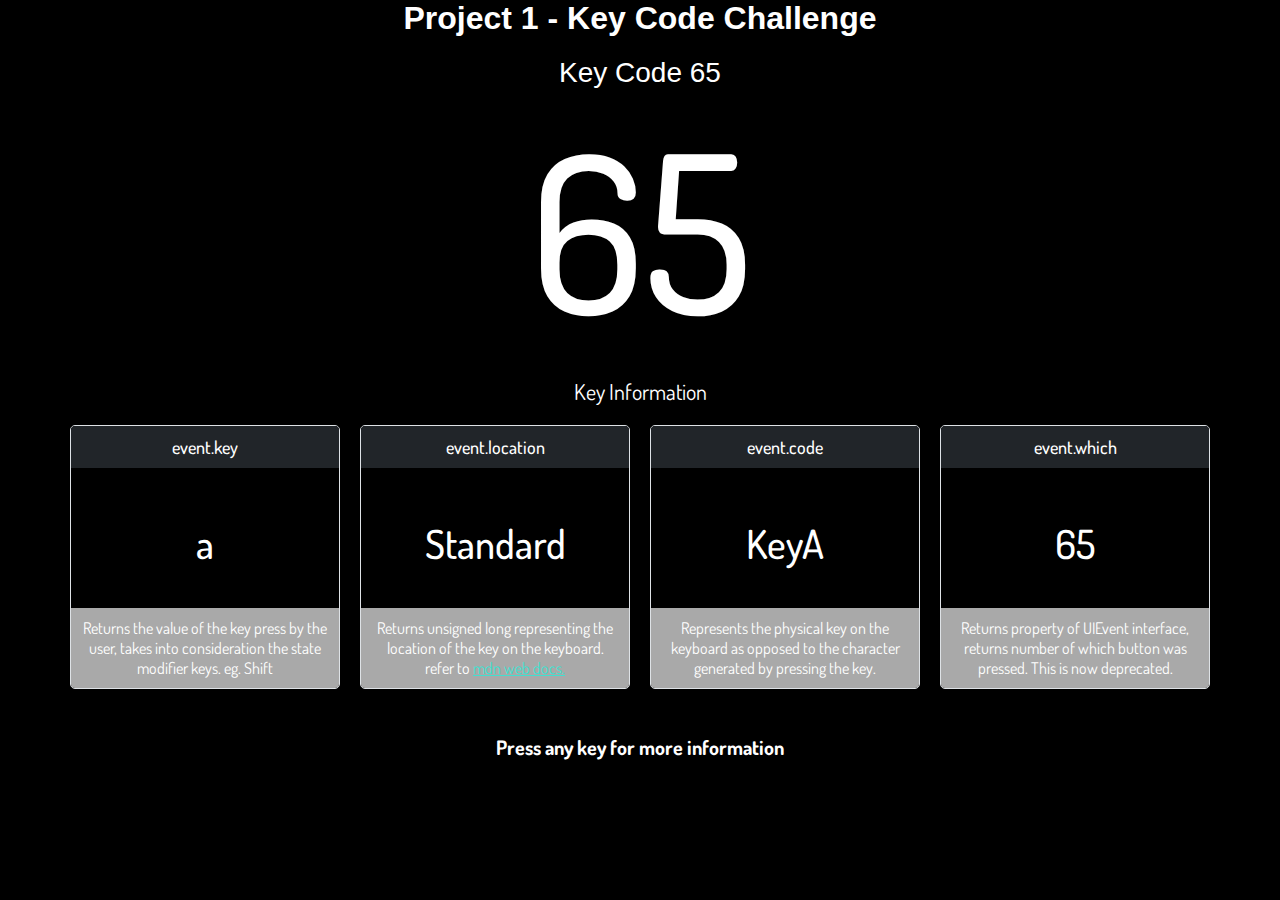
<file: Project_1_JSDOM_Key_Code_Challenge/index.html>
<!DOCTYPE html>
<html lang="en">
    <head>
        <meta charset="UTF-8" />
        <meta name="viewport" content="width=device-width, initial-scale=1.0" />
        <title>Keycode Project</title>
        <link rel="stylesheet" href="styles.css" />
    </head>
    <body>
        <h1>Project 1 - Key Code Challenge</h1>
        <main>
            <h1 class="code-h1">Key Code 65</h1>
            <h2 class="code-h2">65</h2>
            <h3>Key Information</h3>

            <div class="input-container">
                <input type="text" class="mobileInput" placeholder="Enter Key Here On Mobile Devices" />
            </div>

            <div class="info-grid">
                <div class="grid-item">
                    <h4 class="grid-item-title">event.key</h4>
                    <div class="grid-item-key event-key">a</div>
                    <p>
                        Returns the value of the key press by the user, takes into consideration the state modifier
                        keys. eg. Shift
                    </p>
                </div>
                <div class="grid-item">
                    <h4 class="grid-item-title">event.location</h4>
                    <div class="grid-item-key event-location">Standard</div>
                    <p>
                        Returns unsigned long representing the location of the key on the keyboard. refer to
                        <a
                            href="https://developer.mozilla.org/en-US/docs/Web/API/KeyboardEvent/location"
                            target="_blank"
                            >mdn web docs.</a
                        >
                    </p>
                </div>
                <div class="grid-item">
                    <h4 class="grid-item-title">event.code</h4>
                    <div class="grid-item-key event-code">KeyA</div>
                    <p>
                        Represents the physical key on the keyboard as opposed to the character generated by pressing
                        the key.
                    </p>
                </div>
                <div class="grid-item">
                    <h4 class="grid-item-title">event.which</h4>
                    <div class="grid-item-key event-which">65</div>
                    <p>
                        Returns property of UIEvent interface, returns number of which button was pressed. This is now
                        deprecated.
                    </p>
                </div>
            </div>

            <h4 class="press-key">Press any key for more information</h4>
        </main>
        <script src="script.js"></script>
    </body>
</html>
</file>
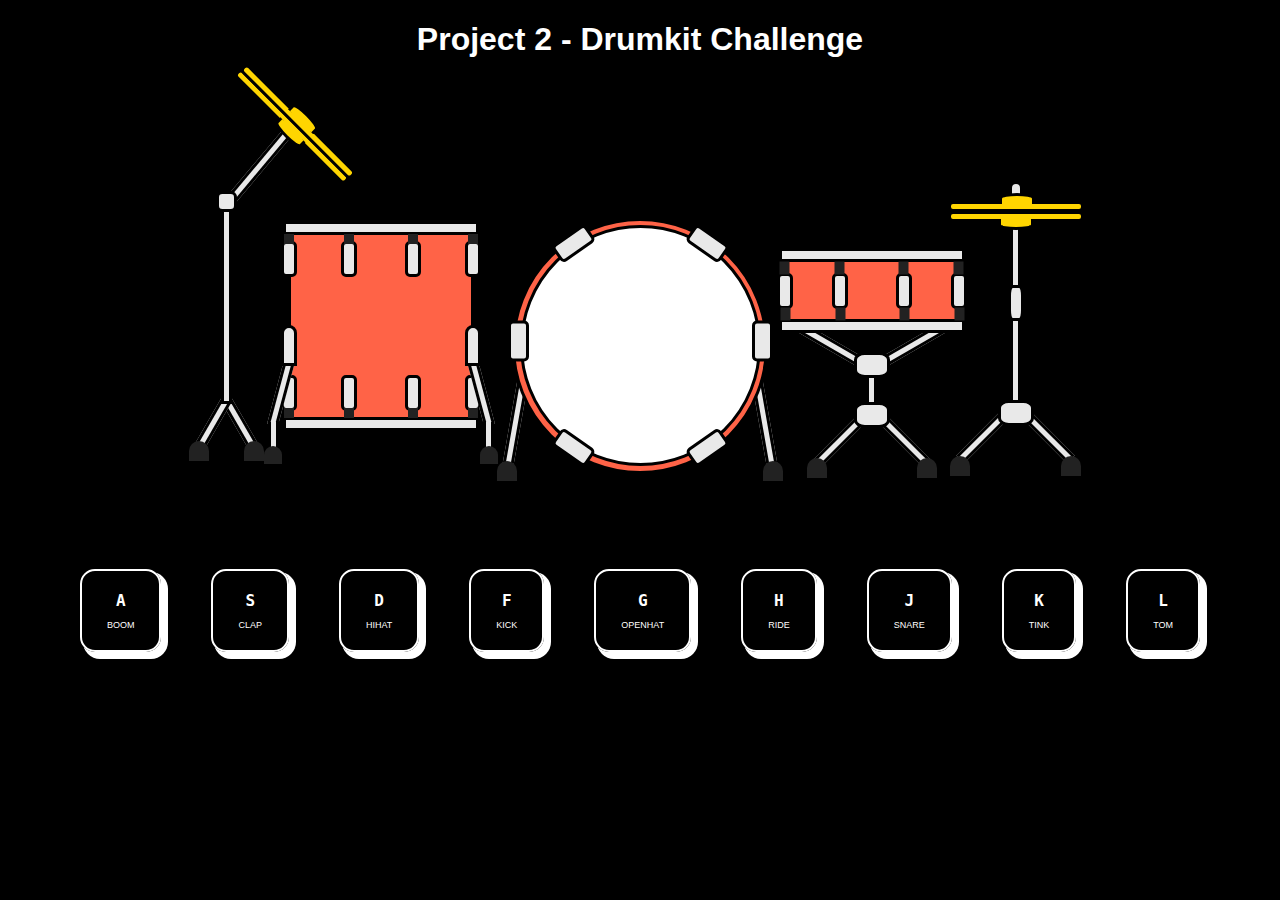
<file: Project_2_JSDOM_Drumkit_Challenge/index.html>
<!DOCTYPE html>
<html lang="en">
    <head>
        <meta charset="UTF-8" />
        <meta name="viewport" content="width=device-width, initial-scale=1.0" />
        <title>Keycode Project</title>
        <link rel="stylesheet" href="styles.css" />
    </head>
    <body>
        <h1>Project 2 - Drumkit Challenge</h1>

        <main>
            <div class="wrapper">
                <div class="drumkit-container">
                    <div class="bass-body-outer">
                        <div class="bass-body-inner">
                            <div class="bass-body-clip-1"></div>
                            <div class="bass-body-clip-2"></div>
                            <div class="bass-body-clip-3"></div>
                            <div class="bass-body-clip-4"></div>
                            <div class="bass-body-clip-5"></div>
                            <div class="bass-body-clip-6"></div>
                        </div>
                        <div class="bass-leg-1"></div>
                        <div class="bass-leg-foot-1"></div>
                        <div class="bass-leg-2"></div>
                        <div class="bass-leg-foot-2"></div>
                    </div>
                    <div class="tom-body-outer">
                        <div class="tom-top"></div>
                        <div class="tom-bottom"></div>
                        <div class="tom-clip-1"></div>
                        <div class="tom-clip-2"></div>
                        <div class="tom-clip-3"></div>
                        <div class="tom-clip-4"></div>
                        <div class="tom-clip-5"></div>
                        <div class="tom-clip-6"></div>
                        <div class="tom-clip-7"></div>
                        <div class="tom-clip-8"></div>
                        <div class="tom-leg-left-1"></div>
                        <div class="tom-leg-left-2"></div>
                        <div class="tom-leg-clip-left"></div>
                        <div class="tom-leg-left-foot"></div>
                        <div class="tom-leg-right-1"></div>
                        <div class="tom-leg-right-2"></div>
                        <div class="tom-leg-clip-right"></div>
                        <div class="tom-leg-right-foot"></div>
                    </div>
                    <div class="snare-body-outer">
                        <div class="snare-top"></div>
                        <div class="snare-bottom"></div>
                        <div class="snare-clip-1"></div>
                        <div class="snare-clip-2"></div>
                        <div class="snare-clip-3"></div>
                        <div class="snare-clip-4"></div>
                        <div class="snare-leg-1"></div>
                        <div class="snare-leg-2"></div>
                        <div class="snare-joint-1"></div>
                        <div class="snare-leg-3"></div>
                        <div class="snare-leg-4"></div>
                        <div class="snare-leg-5"></div>
                        <div class="snare-joint-2"></div>
                        <div class="snare-foot-1"></div>
                        <div class="snare-foot-2"></div>
                    </div>
                    <div class="hihat-body-outer">
                        <div class="hihat-leg-1"></div>
                        <div class="hihat-leg-2"></div>
                        <div class="hihat-foot-1"></div>
                        <div class="hihat-foot-2"></div>
                        <div class="hihat-joint-1"></div>
                        <div class="hihat-joint-2"></div>
                        <div class="hihat-symbal-bottom"></div>
                        <div class="hihat-symbal-top"></div>
                        <div class="hihat-symbal-cap"></div>
                    </div>
                    <div class="ride-body-outer">
                        <div class="ride-leg-1"></div>
                        <div class="ride-leg-2"></div>
                        <div class="ride-foot-1"></div>
                        <div class="ride-foot-2"></div>
                        <div class="ride-leg-3"></div>
                        <div class="ride-joint-1"></div>
                        <div class="ride-symbal-bottom"></div>
                        <div class="ride-symbal-top"></div>
                    </div>
                </div>

                <div class="keys-container">
                    <div class="keys boom">
                        <kbd>A</kbd>
                        <span>BOOM</span>
                        <audio id="boom-wav" src="./sounds/boom.wav"></audio>
                    </div>
                    <div class="keys clap">
                        <kbd>S</kbd>
                        <span>CLAP</span>
                        <audio id="clap-wav" src="./sounds/clap.wav"></audio>
                    </div>
                    <div class="keys hihat">
                        <kbd>D</kbd>
                        <span>HIHAT</span>
                        <audio id="hihat-wav" src="./sounds/hihat.wav"></audio>
                    </div>
                    <div class="keys kick">
                        <kbd>F</kbd>
                        <span>KICK</span>
                        <audio id="kick-wav" src="./sounds/kick.wav"></audio>
                    </div>
                    <div class="keys openhat">
                        <kbd>G</kbd>
                        <span>OPENHAT</span>
                        <audio id="openhat-wav" src="./sounds/openhat.wav"></audio>
                    </div>
                    <div class="keys ride">
                        <kbd>H</kbd>
                        <span>RIDE</span>
                        <audio id="ride-wav" src="./sounds/ride.wav"></audio>
                    </div>
                    <div class="keys snare">
                        <kbd>J</kbd>
                        <span>SNARE</span>
                        <audio id="snare-wav" src="./sounds/snare.wav"></audio>
                    </div>
                    <div class="keys tink">
                        <kbd>K</kbd>
                        <span>TINK</span>
                        <audio id="tink-wav" src="./sounds/tink.wav"></audio>
                    </div>
                    <div class="keys tom">
                        <kbd>L</kbd>
                        <span>TOM</span>
                        <audio id="tom-wav" src="./sounds/tom.wav"></audio>
                    </div>
                </div>
            </div>
        </main>
        <script src="script.js"></script>
    </body>
</html>
</file>
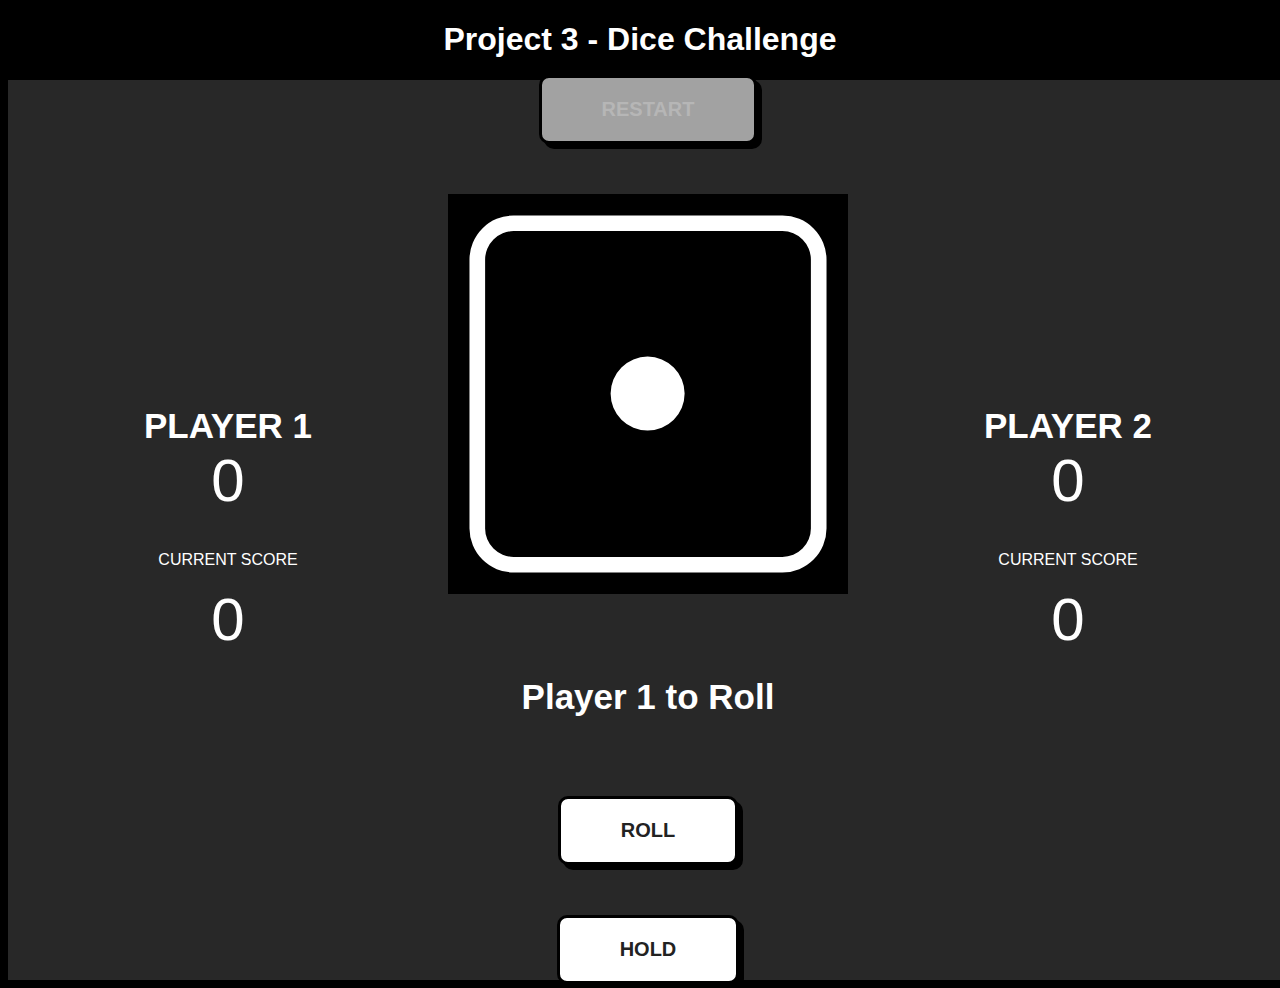
<file: Project_3_JSDOM_Dice_Challenge/index.html>
<!DOCTYPE html>
<html lang="en">
    <head>
        <meta charset="UTF-8" />
        <meta name="viewport" content="width=device-width, initial-scale=1.0" />
        <title>Keycode Project</title>
        <link rel="stylesheet" href="styles.css" />
    </head>
    <body>
        <h1>Project 3 - Dice Challenge</h1>
        <main>
            <div class="bgLeft">
                <h2>Player 1</h2>
                <span id="playerOneScore">0</span>

                <div class="leftScoreContainer">
                    <p>CURRENT SCORE</p>
                    <span id="playerOneCurrentScore">0</span>
                </div>
            </div>
            <div class="bgMiddle">
                <button id="restartButton" disabled>Restart</button>
                <div>
                    <img id="diceImage" src="./images/dice-1.svg" alt="dice image" height="400px" width="400px" />
                </div>
                <h2 class="playerTurnHeading">Player 1 to Roll</h2>
                <button id="rollButton">Roll</button>
                <button id="holdButton">Hold</button>
            </div>
            <div class="bgRight">
                <h2>Player 2</h2>
                <span id="playerTwoScore">0</span>

                <div class="rightScoreContainer">
                    <p>CURRENT SCORE</p>
                    <span id="playerTwoCurrentScore">0</span>
                </div>
            </div>
        </main>

        <script src="script.js"></script>
    </body>
</html>
</file>
<file: Project_1_JSDOM_Key_Code_Challenge/styles.css>
@import url("https://fonts.googleapis.com/css2?family=Dosis:wght@200;300;400;500;600;700;800&display=swap");

* {
    margin: 0;
    padding: 0;
    box-sizing: border-box;
    font-family: "Dosis", sans-serif;
    background-color: black;
    color: white
}

h1 {
    font-family: sans-serif;
    font-size: 2rem;
    text-align: center;
}

a {
    text-decoration: none;
    color: inherit;
}

header {
    width: 100%;
    background-color: #212529;
    box-shadow: 0px 2px 5px rgba(0, 0, 0, 0.2);
}

nav {
    max-width: 1200px;
    margin: 0 auto;
    padding: 1.5rem 0;
    color: white;

    .nav-title {
        font-size: 1.3rem;
        text-align: right;
    }
}

main {
    max-width: 1200px;
    margin: 0 auto;
    padding: 20px;

    h1,
    h2,
    h3,
    h4 {
        text-align: center;
    }

    h1 {
        font-size: 28px;
        font-weight: 400;
    }

    h2 {
        font-size: 220px;
        font-weight: 500;
    }

    h3 {
        font-size: 22px;
        font-weight: 400;
        margin: 10px;
    }

    .info-grid {
        display: grid;
        grid-template-columns: repeat(4, 1fr);

        .grid-item {
            display: flex;
            flex-direction: column;
            align-items: center;
            justify-content: center;
            border: 1px solid #dee2e6;
            border-radius: 5px;
            margin: 10px;
            overflow: hidden;

            

            &:hover {
                background-color: white;
            }

            .grid-item-title {
                font-size: 18px;
                font-weight: 500;
                margin-bottom: 10px;
                background-color: #212529;
                height: 100%;
                width: 100%;
                color: white;
                padding: 10px;
                text-align: center;
            }

            .grid-item-key {
                font-size: 40px;
                font-weight: 500;
                margin: 40px;
            }

            .grid-item-key:hover {
                font-size: 40px;
                font-weight: 500;
                margin: 40px;
                background-color: white;
                color: black;
            }

            p {
                text-align: center;
                background-color: darkgrey;
                padding: 10px;
            }

            a {
                background-color: darkgrey;
                color:turquoise;
                text-decoration: underline;
            }
        }
    }

    .press-key {
        margin: 35px;
        font-size: 20px;
        animation: pulse 2s infinite;
    }

    .input-container {
        display: flex;
        flex-direction: column;
        margin: 10px 10px 20px 10px;
        display: none;

        .mobileInput {
            padding: 10px;
            text-align: center;
        }
    }
}

@keyframes pulse {
    0% {
        transform: scale(1);
    }
    50% {
        transform: scale(1.1);
    }
    100% {
        transform: scale(1);
    }
}

@media (max-width: 1000px) {
    main {
        h2 {
            font-size: 170px;
        }

        .info-grid {
            grid-template-columns: repeat(2, 1fr);
        }

        .input-container {
            display: flex;
        }
    }
}

@media (max-width: 700px) {
    main {
        h2 {
            font-size: 120px;
        }

        .info-grid {
            grid-template-columns: 1fr;
        }
    }
}
</file>
<file: Project_2_JSDOM_Drumkit_Challenge/styles.css>
body {
    background-color: black;
    color: white;
}

main {
    display: grid;
    place-items: center;
    height: 90vh;
}

h1 {
    font-family: sans-serif;
    font-size: 2rem;
    text-align: center;
}

.wrapper {
    display: flex;
    flex-direction: column;
    align-items: center;
    justify-content: center;
    gap: 5vh;
    width: 90vw;
    height: 90vh;
}

.drumkit-container {
    position: relative;
    display: flex;
    align-items: center;
    justify-content: center;
}

.keys-container {
    display: flex;
    flex-wrap: wrap;
    align-items: center;
    justify-content: center;
    width: 100%;
    margin: 0 auto;
    gap: 50px;
}

.keys {
    display: flex;
    align-items: center;
    flex-direction: column;
    justify-content: center;
    gap: 10px;
    padding: 20px 25px;
    border: 2px solid white;
    border-radius: 15px;
    box-shadow: 5px 5px 0 2px white;
    font-size: 16px;
    font-weight: bold;
    cursor: pointer;
    user-select: none;

    &:hover {
        background-color: white;
        color: #3a86ff;
        box-shadow: 5px 5px 0 2px #e9e9e9;
    }

    &:active {
        box-shadow: 10px 10px 0 2px #e9e9e9;
    }
}

.keys span {
    font-size: 9px;
    font-weight: normal;
    text-align: center;
    font-family: sans-serif;
}

/* DRUM KIT STYLING */

/* BASS DRUM */
.bass-body-outer {
    position: absolute;
    background-color: tomato;
    height: 250px;
    width: 250px;
    border-radius: 50%;
    border: 3px solid black;

    display: flex;
    align-items: center;
    justify-content: center;

    top: -100px;
}

.bass-body-inner {
    position: relative;
    background-color: white;
    height: 235px;
    width: 235px;
    border-radius: 50%;
    border: 3px solid black;
}

.bass-body-text {
    position: absolute;
    font-size: 30px;
    font-weight: bold;
    font-family: sans-serif;
    color: white;

    top: 20%;
    left: 33%;
}

.bass-body-clip-1 {
    position: absolute;
    background-color: #e9e9e9;
    height: 15px;
    width: 35px;
    border: 3px solid black;
    border-radius: 5px;

    top: 5px;
    left: 30px;
    transform: rotate(-35deg);
}

.bass-body-clip-2 {
    position: absolute;
    background-color: #e9e9e9;
    height: 15px;
    width: 35px;
    border: 3px solid black;
    border-radius: 5px;

    top: 5px;
    right: 30px;
    transform: rotate(35deg);
}

.bass-body-clip-3 {
    position: absolute;
    background-color: #e9e9e9;
    height: 15px;
    width: 35px;
    border: 3px solid black;
    border-radius: 5px;

    bottom: 5px;
    left: 30px;
    transform: rotate(35deg);
}

.bass-body-clip-4 {
    position: absolute;
    background-color: #e9e9e9;
    height: 15px;
    width: 35px;
    border: 3px solid black;
    border-radius: 5px;

    bottom: 5px;
    right: 30px;
    transform: rotate(-35deg);
}

.bass-body-clip-5 {
    position: absolute;
    background-color: #e9e9e9;
    height: 15px;
    width: 35px;
    border: 3px solid black;
    border-radius: 5px;

    left: -25px;
    transform: rotate(90deg) translateX(250%);
}

.bass-body-clip-6 {
    position: absolute;
    background-color: #e9e9e9;
    height: 15px;
    width: 35px;
    border: 3px solid black;
    border-radius: 5px;

    right: -25px;
    transform: rotate(90deg) translateX(250%);
}

.bass-leg-1 {
    position: absolute;
    background-color: #e9e9e9;
    height: 150px;
    width: 5px;
    border: 3px solid black;

    left: 0;
    top: 38%;
    transform: rotate(10deg);
    z-index: -1;
}

.bass-leg-2 {
    position: absolute;
    background-color: #e9e9e9;
    height: 150px;
    width: 5px;
    border: 3px solid black;

    right: 0;
    top: 38%;
    transform: rotate(-10deg);
    z-index: -1;
}

.bass-leg-foot-1 {
    position: absolute;
    background-color: #222222;
    height: 20px;
    width: 20px;
    border-radius: 10px 10px 0 0;

    left: -18px;
    bottom: -10px;
}

.bass-leg-foot-2 {
    position: absolute;
    background-color: #222222;
    height: 20px;
    width: 20px;
    border-radius: 10px 10px 0 0;

    right: -18px;
    bottom: -10px;
}

/* TOM DRUM */
.tom-body-outer {
    position: relative;
    background-color: tomato;
    height: 200px;
    width: 180px;
    border-radius: 10px;
    border: 3px solid black;

    display: flex;
    align-items: center;
    justify-content: center;

    left: -160px;
    bottom: 95px;
}

.tom-top {
    position: absolute;
    background-color: #e9e9e9;
    width: 190px;
    height: 8px;
    border: 3px solid black;

    top: -5px;
}

.tom-bottom {
    position: absolute;
    background-color: #e9e9e9;
    width: 190px;
    height: 8px;
    border: 3px solid black;

    bottom: -5px;
}

.tom-clip-1 {
    position: absolute;
    background-color: #e9e9e9;
    height: 10px;
    width: 30px;
    border: 3px solid black;
    border-radius: 5px;

    top: 25px;
    left: -20px;

    transform: rotate(90deg);

    &::before {
        content: " ";
        position: absolute;
        background-color: #222222;
        height: 10px;
        width: 10px;
        left: -10px;
        rotate: 90deg;
    }
}

.tom-clip-2 {
    position: absolute;
    background-color: #e9e9e9;
    height: 10px;
    width: 30px;
    border: 3px solid black;
    border-radius: 5px;

    top: 25px;
    left: 40px;

    transform: rotate(90deg);

    &::before {
        content: " ";
        position: absolute;
        background-color: #222222;
        height: 10px;
        width: 10px;
        left: -10px;
        rotate: 90deg;
    }
}

.tom-clip-3 {
    position: absolute;
    background-color: #e9e9e9;
    height: 10px;
    width: 30px;
    border: 3px solid black;
    border-radius: 5px;

    top: 25px;
    right: 40px;

    transform: rotate(90deg);

    &::before {
        content: " ";
        position: absolute;
        background-color: #222222;
        height: 10px;
        width: 10px;
        left: -10px;
        rotate: 90deg;
    }
}

.tom-clip-4 {
    position: absolute;
    background-color: #e9e9e9;
    height: 10px;
    width: 30px;
    border: 3px solid black;
    border-radius: 5px;

    top: 25px;
    right: -20px;

    transform: rotate(90deg);

    &::before {
        content: " ";
        position: absolute;
        background-color: #222222;
        height: 10px;
        width: 10px;
        left: -10px;
        rotate: 90deg;
    }
}

.tom-clip-5 {
    position: absolute;
    background-color: #e9e9e9;
    height: 10px;
    width: 30px;
    border: 3px solid black;
    border-radius: 5px;

    bottom: 25px;
    left: -20px;

    transform: rotate(90deg);

    &::before {
        content: " ";
        position: absolute;
        background-color: #222222;
        height: 10px;
        width: 10px;
        right: -10px;
        rotate: 90deg;
    }
}

.tom-clip-6 {
    position: absolute;
    background-color: #e9e9e9;
    height: 10px;
    width: 30px;
    border: 3px solid black;
    border-radius: 5px;

    bottom: 25px;
    left: 40px;

    transform: rotate(90deg);

    &::before {
        content: " ";
        position: absolute;
        background-color: #222222;
        height: 10px;
        width: 10px;
        right: -10px;
        rotate: 90deg;
    }
}

.tom-clip-7 {
    position: absolute;
    background-color: #e9e9e9;
    height: 10px;
    width: 30px;
    border: 3px solid black;
    border-radius: 5px;

    bottom: 25px;
    right: 40px;

    transform: rotate(90deg);

    &::before {
        content: " ";
        position: absolute;
        background-color: #222222;
        height: 10px;
        width: 10px;
        right: -10px;
        rotate: 90deg;
    }
}

.tom-clip-8 {
    position: absolute;
    background-color: #e9e9e9;
    height: 10px;
    width: 30px;
    border: 3px solid black;
    border-radius: 5px;

    bottom: 25px;
    right: -20px;

    transform: rotate(90deg);

    &::before {
        content: " ";
        position: absolute;
        background-color: #222222;
        height: 10px;
        width: 10px;
        right: -10px;
        rotate: 90deg;
    }
}

.tom-leg-left-1 {
    position: absolute;
    background-color: #e9e9e9;
    height: 70px;
    width: 5px;
    border-left: 3px solid black;
    border-right: 3px solid black;

    left: -15px;
    bottom: 0;
    rotate: 15deg;
}

.tom-leg-left-2 {
    position: absolute;
    background-color: #e9e9e9;
    height: 40px;
    width: 5px;
    border-left: 3px solid black;
    border-right: 3px solid black;

    left: -23px;
    bottom: -36px;
}

.tom-leg-clip-left {
    position: absolute;
    background-color: #e9e9e9;
    height: 35px;
    width: 10px;
    border-top-left-radius: 25px;
    border-top-right-radius: 25px;
    border: 3px solid black;

    left: -10px;
    bottom: 60px;
}

.tom-leg-left-foot {
    position: absolute;
    background-color: #222222;
    height: 18px;
    width: 18px;
    border-radius: 10px 10px 0 0;

    left: -27px;
    bottom: -38px;
}

.tom-leg-right-1 {
    position: absolute;
    background-color: #e9e9e9;
    height: 70px;
    width: 5px;
    border-left: 3px solid black;
    border-right: 3px solid black;

    right: -15px;
    bottom: 0;
    rotate: -15deg;
}

.tom-leg-right-2 {
    position: absolute;
    background-color: #e9e9e9;
    height: 40px;
    width: 5px;
    border-left: 3px solid black;
    border-right: 3px solid black;

    right: -23px;
    bottom: -36px;
}

.tom-leg-clip-right {
    position: absolute;
    background-color: #e9e9e9;
    height: 35px;
    width: 10px;
    border-top-left-radius: 25px;
    border-top-right-radius: 25px;
    border: 3px solid black;

    right: -10px;
    bottom: 60px;
}

.tom-leg-right-foot {
    position: absolute;
    background-color: #222222;
    height: 18px;
    width: 18px;
    border-radius: 10px 10px 0 0;

    right: -27px;
    bottom: -38px;
}

/* SNARE DRUM */
.snare-body-outer {
    position: relative;
    background-color: tomato;
    height: 75px;
    width: 170px;
    border: 3px solid black;

    display: flex;
    align-items: center;
    justify-content: center;

    right: -150px;
    top: -130px;
}

.snare-top {
    position: absolute;
    background-color: #e9e9e9;
    width: 180px;
    height: 8px;
    border: 3px solid black;

    top: -5px;
}

.snare-bottom {
    position: absolute;
    background-color: #e9e9e9;
    width: 180px;
    height: 8px;
    border: 3px solid black;

    bottom: -5px;
}

.snare-clip-1 {
    position: absolute;
    background-color: #e9e9e9;
    height: 10px;
    width: 30px;
    border: 3px solid black;
    border-radius: 5px;

    top: 30px;
    left: -20px;

    transform: rotate(90deg);

    &::before {
        content: "";
        position: absolute;
        background-color: #222222;
        height: 13px;
        width: 10px;
        top: -1px;
        left: -13px;
        rotate: 90deg;
    }

    &::after {
        content: "";
        position: absolute;
        background-color: #222222;
        height: 13px;
        width: 10px;
        bottom: -1px;
        right: -13px;
        rotate: 90deg;
    }
}

.snare-clip-2 {
    position: absolute;
    background-color: #e9e9e9;
    height: 10px;
    width: 30px;
    border: 3px solid black;
    border-radius: 5px;

    top: 30px;
    left: 35px;

    transform: rotate(90deg);

    &::before {
        content: "";
        position: absolute;
        background-color: #222222;
        height: 13px;
        width: 10px;
        top: -1px;
        left: -13px;
        rotate: 90deg;
    }

    &::after {
        content: "";
        position: absolute;
        background-color: #222222;
        height: 13px;
        width: 10px;
        bottom: -1px;
        right: -13px;
        rotate: 90deg;
    }
}

.snare-clip-3 {
    position: absolute;
    background-color: #e9e9e9;
    height: 10px;
    width: 30px;
    border: 3px solid black;
    border-radius: 5px;

    top: 30px;
    right: 35px;

    transform: rotate(90deg);

    &::before {
        content: "";
        position: absolute;
        background-color: #222222;
        height: 13px;
        width: 10px;
        top: -1px;
        left: -13px;
        rotate: 90deg;
    }

    &::after {
        content: "";
        position: absolute;
        background-color: #222222;
        height: 13px;
        width: 10px;
        bottom: -1px;
        right: -13px;
        rotate: 90deg;
    }
}

.snare-clip-4 {
    position: absolute;
    background-color: #e9e9e9;
    height: 10px;
    width: 30px;
    border: 3px solid black;
    border-radius: 5px;

    top: 30px;
    right: -20px;

    transform: rotate(90deg);

    &::before {
        content: "";
        position: absolute;
        background-color: #222222;
        height: 13px;
        width: 10px;
        top: -1px;
        left: -13px;
        rotate: 90deg;
    }

    &::after {
        content: "";
        position: absolute;
        background-color: #222222;
        height: 13px;
        width: 10px;
        bottom: -1px;
        right: -13px;
        rotate: 90deg;
    }
}

.snare-leg-1 {
    position: absolute;
    background-color: #e9e9e9;
    height: 100px;
    width: 5px;
    border-left: 3px solid black;
    border-right: 3px solid black;

    left: 35px;
    bottom: -65px;
    rotate: -60deg;
    z-index: -1;
}

.snare-leg-2 {
    position: absolute;
    background-color: #e9e9e9;
    height: 100px;
    width: 5px;
    border-left: 3px solid black;
    border-right: 3px solid black;

    right: 35px;
    bottom: -65px;
    rotate: 60deg;
    z-index: -1;
}

.snare-joint-1 {
    position: absolute;
    background-color: #e9e9e9;
    height: 20px;
    width: 30px;
    border-radius: 30%;
    border: 3px solid black;

    left: 67px;
    bottom: -50px;
}

.snare-leg-3 {
    position: absolute;
    background-color: #e9e9e9;
    height: 50px;
    width: 5px;
    border-left: 3px solid black;
    border-right: 3px solid black;

    right: 80px;
    bottom: -80px;
    z-index: -1;
}

.snare-leg-4 {
    position: absolute;
    background-color: #e9e9e9;
    height: 80px;
    width: 5px;
    border-left: 3px solid black;
    border-right: 3px solid black;

    right: 50px;
    bottom: -150px;
    rotate: -45deg;
    z-index: -1;
}

.snare-leg-5 {
    position: absolute;
    background-color: #e9e9e9;
    height: 80px;
    width: 5px;
    border-left: 3px solid black;
    border-right: 3px solid black;

    left: 50px;
    bottom: -150px;
    rotate: 45deg;
    z-index: -1;
}

.snare-joint-2 {
    position: absolute;
    background-color: #e9e9e9;
    height: 20px;
    width: 30px;
    border-radius: 30%;
    border: 3px solid black;

    left: 67px;
    bottom: -100px;
}

.snare-foot-1 {
    position: absolute;
    background-color: #222222;
    height: 20px;
    width: 20px;
    border-radius: 10px 10px 0 0;

    left: 20px;
    bottom: -150px;
}

.snare-foot-2 {
    position: absolute;
    background-color: #222222;
    height: 20px;
    width: 20px;
    border-radius: 10px 10px 0 0;

    right: 20px;
    bottom: -150px;
}

/* HIHAT SYMBALS */
.hihat-body-outer {
    position: relative;
    background-color: #e9e9e9;
    height: 200px;
    width: 5px;
    border: 3px solid black;

    top: -100px;
    right: -200px;
}

.hihat-leg-1 {
    position: absolute;
    background-color: #e9e9e9;
    height: 80px;
    width: 5px;
    border-left: 3px solid black;
    border-right: 3px solid black;

    left: -30px;
    bottom: -50px;
    rotate: 45deg;
    z-index: -1;
}

.hihat-leg-2 {
    position: absolute;
    background-color: #e9e9e9;
    height: 80px;
    width: 5px;
    border-left: 3px solid black;
    border-right: 3px solid black;

    right: -30px;
    bottom: -50px;
    rotate: -45deg;
    z-index: -1;
}

.hihat-foot-1 {
    position: absolute;
    background-color: #222222;
    height: 20px;
    width: 20px;
    border-radius: 10px 10px 0 0;

    left: -63px;
    bottom: -55px;
}

.hihat-foot-2 {
    position: absolute;
    background-color: #222222;
    height: 20px;
    width: 20px;
    border-radius: 10px 10px 0 0;

    right: -63px;
    bottom: -55px;
}

.hihat-joint-1 {
    position: absolute;
    background-color: #e9e9e9;
    height: 20px;
    width: 30px;
    border-radius: 30%;
    border: 3px solid black;

    left: -15px;
    bottom: -5px;
}

.hihat-joint-2 {
    position: absolute;
    background-color: #e9e9e9;
    height: 30px;
    width: 10px;
    border-radius: 30%;
    border: 3px solid black;

    left: -5px;
    bottom: 100px;
}

.hihat-symbal-bottom {
    position: absolute;
    background-color: #ffd500;
    height: 5px;
    width: 130px;
    border-radius: 5px;
    border: 3px solid black;

    left: -65px;
    top: -10px;

    &::before {
        content: "";
        position: absolute;
        background-color: #ffd500;
        height: 8px;
        width: 30px;
        border: 3px solid black;
        border-bottom: none;
        border-top-left-radius: 50%;
        border-top-right-radius: 50%;

        left: 47px;
        bottom: -11px;
        rotate: 180deg;
    }
}

.hihat-symbal-top {
    position: absolute;
    background-color: #ffd500;
    height: 5px;
    width: 130px;
    border-radius: 5px;
    border: 3px solid black;

    left: -65px;
    top: -20px;
    rotate: 180deg;

    &::before {
        content: "";
        position: absolute;
        background-color: #ffd500;
        height: 8px;
        width: 30px;
        border: 3px solid black;
        border-bottom: none;
        border-top-left-radius: 50%;
        border-top-right-radius: 50%;

        left: 46px;
        bottom: -11px;
        rotate: 180deg;
    }
}

.hihat-symbal-cap {
    position: absolute;
    background-color: #e9e9e9;
    height: 10px;
    width: 8px;
    border-top-left-radius: 25px;
    border-top-right-radius: 25px;
    border: 3px solid black;

    top: -40px;
    left: -4px;
    z-index: -1;
}

/* RIDE CYMBAL */
.ride-body-outer {
    position: relative;
    background-color: #e9e9e9;
    height: 200px;
    width: 5px;
    border: 3px solid black;

    top: -120px;
    left: -600px;
}

.ride-leg-1 {
    position: absolute;
    background-color: #e9e9e9;
    height: 60px;
    width: 5px;
    border-left: 3px solid black;
    border-right: 3px solid black;

    left: 12px;
    bottom: -55px;
    rotate: -30deg;
    z-index: -1;
}

.ride-leg-2 {
    position: absolute;
    background-color: #e9e9e9;
    height: 60px;
    width: 5px;
    border-left: 3px solid black;
    border-right: 3px solid black;

    right: 12px;
    bottom: -55px;
    rotate: 30deg;
    z-index: -1;
}

.ride-foot-1 {
    position: absolute;
    background-color: #222222;
    height: 20px;
    width: 20px;
    border-radius: 10px 10px 0 0;

    left: -35px;
    bottom: -60px;
}

.ride-foot-2 {
    position: absolute;
    background-color: #222222;
    height: 20px;
    width: 20px;
    border-radius: 10px 10px 0 0;

    right: -35px;
    bottom: -60px;
}

.ride-leg-3 {
    position: absolute;
    background-color: #e9e9e9;
    height: 100px;
    width: 5px;
    border-left: 3px solid black;
    border-right: 3px solid black;

    left: 30px;
    top: -85px;
    rotate: 40deg;
    z-index: -1;
}

.ride-joint-1 {
    position: absolute;
    background-color: #e9e9e9;
    height: 15px;
    width: 15px;
    border-radius: 30%;
    border: 3px solid black;

    left: -8px;
    top: -10px;
}

.ride-symbal-bottom {
    position: absolute;
    background-color: #ffd500;
    height: 5px;
    width: 150px;
    border-radius: 5px;
    border: 3px solid black;

    left: -10px;
    top: -80px;
    rotate: 45deg;

    &::before {
        content: "";
        position: absolute;
        background-color: #ffd500;
        height: 8px;
        width: 30px;
        border: 3px solid black;
        border-bottom: none;
        border-top-left-radius: 50%;
        border-top-right-radius: 50%;

        left: 60px;
        bottom: -10px;
        rotate: 180deg;
    }
}

.ride-symbal-top {
    position: absolute;
    background-color: #ffd500;
    height: 5px;
    width: 150px;
    border-radius: 5px;
    border: 3px solid black;

    left: -4px;
    top: -85px;
    rotate: 225deg;

    &::before {
        content: "";
        position: absolute;
        background-color: #ffd500;
        height: 8px;
        width: 30px;
        border: 3px solid black;
        border-bottom: none;
        border-top-left-radius: 50%;
        border-top-right-radius: 50%;

        left: 55px;
        bottom: -10px;
        rotate: 180deg;
    }
}

@keyframes hihatBottomOpen {
    0% {
        top: -10px;
    }
    50% {
        top: -7px;
    }
    100% {
        top: -10px;
    }
}

@keyframes hihatTopOpen {
    0% {
        top: -20px;
    }
    50% {
        top: -23px;
    }
    100% {
        top: -20px;
    }
}

@keyframes hihatTopRotate {
    0% {
        transform: rotate(0deg);
    }
    50% {
        transform: rotate(-10deg);
    }
    100% {
        transform: rotate(0deg);
    }
}

@keyframes hihatBottomRotate {
    0% {
        transform: rotate(0deg);
    }
    50% {
        transform: rotate(-10deg);
    }
    100% {
        transform: rotate(0deg);
    }
}

@keyframes bass {
    0% {
        transform: scale(1);
    }
    50% {
        transform: scale(0.9);
    }
    100% {
        transform: scale(1);
    }
}

@keyframes tomShake {
    0% {
        transform: translateX(0) translateY(0);
    }
    25% {
        transform: translateX(-10px) translateY(5px);
    }
    50% {
        transform: translateX(10px) translateY(-5px);
    }
    75% {
        transform: translateX(-10px) translateY(5px);
    }
    100% {
        transform: translateX(0) translateY(0);
    }
}

@keyframes rideRotate {
    0% {
        transform: rotate(0deg);
    }
    50% {
        transform: rotate(10deg);
    }
    100% {
        transform: rotate(0deg);
    }
}
</file>
<file: Project_3_JSDOM_Dice_Challenge/styles.css>
body {
    font-family: "Roboto", sans-serif;
    background-color: black;
    color: white;
}

h1 {
    font-family: sans-serif;
    font-size: 2rem;
    text-align: center;
}

main {
    position: relative;
    display: flex;
    align-items: center;
    justify-content: space-between;
    height: 100vh;
    width: 100vw;

    background-color: #282828;
    color: white;
}

button {
    padding: 20px 60px;
    border: 3px solid black;
    border-radius: 10px;
    background-color: white;
    color: #222222;
    text-transform: uppercase;
    font-weight: bold;
    font-size: 20px;

    box-shadow: 5px 5px 0 0 black;

    &:hover {
        cursor: pointer;
        background-color: #222222;
        color: white;
        transition: background-color 0.3s ease, color 0.3s ease;
    }

    &:disabled {
        background-color: #a2a2a2;
        color: #b6b6b6;
        cursor: not-allowed;
    }
}

.bgLeft {
    display: flex;
    flex-direction: column;
    align-items: center;
    justify-content: center;
    height: 100%;
    width: 100%;

    h2 {
        text-transform: uppercase;
        font-size: 35px;
        margin: 0;
    }

    span {
        font-size: 60px;
        margin: 0 0 20px 0;
    }
}

.leftScoreContainer {
    display: flex;
    flex-direction: column;
    align-items: center;
    justify-content: center;

    span {
        margin: 0;
    }
}

.bgMiddle {
    display: flex;
    flex-direction: column;
    align-items: center;
    justify-content: center;
    height: 100%;
    gap: 50px;

    .playerTurnHeading {
        font-size: 35px;
    }
}

.bgRight {
    display: flex;
    flex-direction: column;
    align-items: center;
    justify-content: center;
    height: 100%;
    width: 100%;

    h2 {
        text-transform: uppercase;
        font-size: 35px;
        margin: 0;
    }

    span {
        font-size: 60px;
        margin: 0 0 20px 0;
    }
}

.rightScoreContainer {
    display: flex;
    flex-direction: column;
    align-items: center;
    justify-content: center;

    span {
        margin: 0;
    }
}

/* KEYFRAMES */

@keyframes flash {
    from {
        scale: 1;
    }
    to {
        scale: 1.3;
    }
}
</file>
